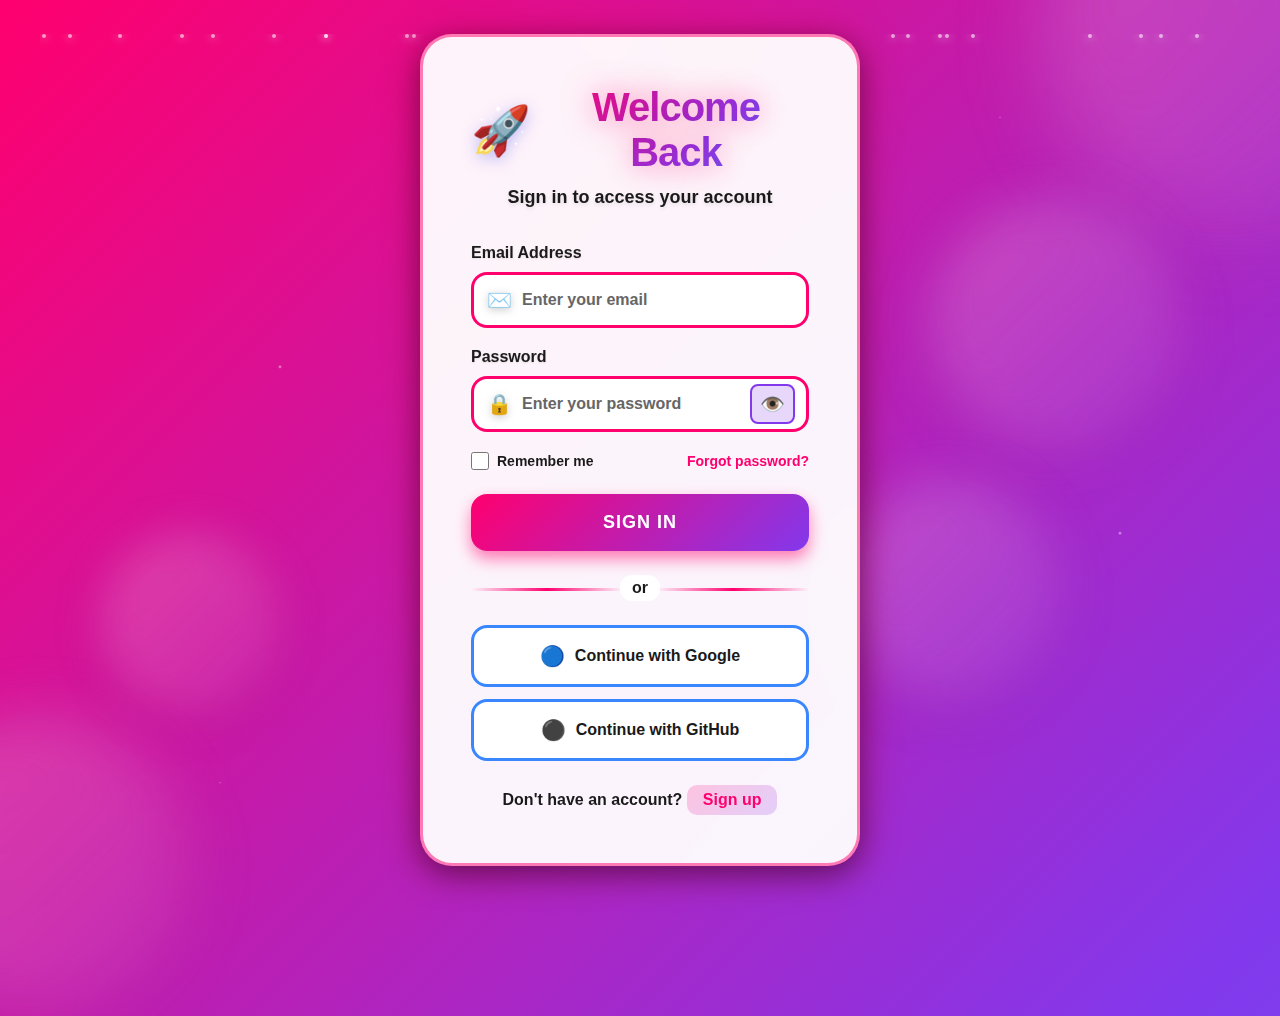
<file: index.html>
<!DOCTYPE html>
<html lang="en">
<head>
    <meta charset="UTF-8">
    <meta name="viewport" content="width=device-width, initial-scale=1.0">
    <title>Login - Welcome</title>
    <link rel="stylesheet" href="styles.css">
</head>
<body>
    <div class="container">
        <div class="login-wrapper">
            <div class="login-card">
                <div class="header">
                    <div class="logo-wrapper">
                        <div class="logo-icon">🚀</div>
                        <h1 class="logo">Welcome Back</h1>
                    </div>
                    <p class="subtitle">Sign in to access your account</p>
                </div>
                
                <form class="login-form" id="loginForm">
                    <div class="form-group">
                        <label for="email">Email Address</label>
                        <div class="input-wrapper">
                            <input 
                                type="email" 
                                id="email" 
                                name="email" 
                                placeholder="Enter your email"
                                required
                                autocomplete="email"
                            >
                            <span class="input-icon">✉️</span>
                        </div>
                    </div>
                    
                    <div class="form-group">
                        <label for="password">Password</label>
                        <div class="input-wrapper">
                            <input 
                                type="password" 
                                id="password" 
                                name="password" 
                                placeholder="Enter your password"
                                required
                                autocomplete="current-password"
                            >
                            <span class="input-icon">🔒</span>
                            <button type="button" class="toggle-password" id="togglePassword" aria-label="Toggle password visibility">
                                👁️
                            </button>
                        </div>
                    </div>
                    
                    <div class="form-options">
                        <label class="remember-me">
                            <input type="checkbox" id="rememberMe">
                            <span>Remember me</span>
                        </label>
                        <a href="#" class="forgot-password">Forgot password?</a>
                    </div>
                    
                    <button type="submit" class="login-button" id="loginButton">
                        <span class="button-text">Sign In</span>
                        <span class="button-loader" id="buttonLoader"></span>
                    </button>
                    
                    <div class="error-message" id="errorMessage"></div>
                    <div class="success-message" id="successMessage"></div>
                </form>
                
                <div class="divider">
                    <span>or</span>
                </div>
                
                <div class="social-login">
                    <button type="button" class="social-button google">
                        <span class="social-icon">🔵</span>
                        Continue with Google
                    </button>
                    <button type="button" class="social-button github">
                        <span class="social-icon">⚫</span>
                        Continue with GitHub
                    </button>
                </div>
                
                <div class="signup-link">
                    Don't have an account? <a href="#">Sign up</a>
                </div>
            </div>
            
            <div class="decoration-shapes">
                <div class="shape shape-1"></div>
                <div class="shape shape-2"></div>
                <div class="shape shape-3"></div>
                <div class="shape shape-4"></div>
                <div class="shape shape-5"></div>
            </div>
            <div class="particles" id="particles"></div>
            <div class="sparkles"></div>
        </div>
    </div>
    
    <script src="script.js"></script>
</body>
</html>
</file>
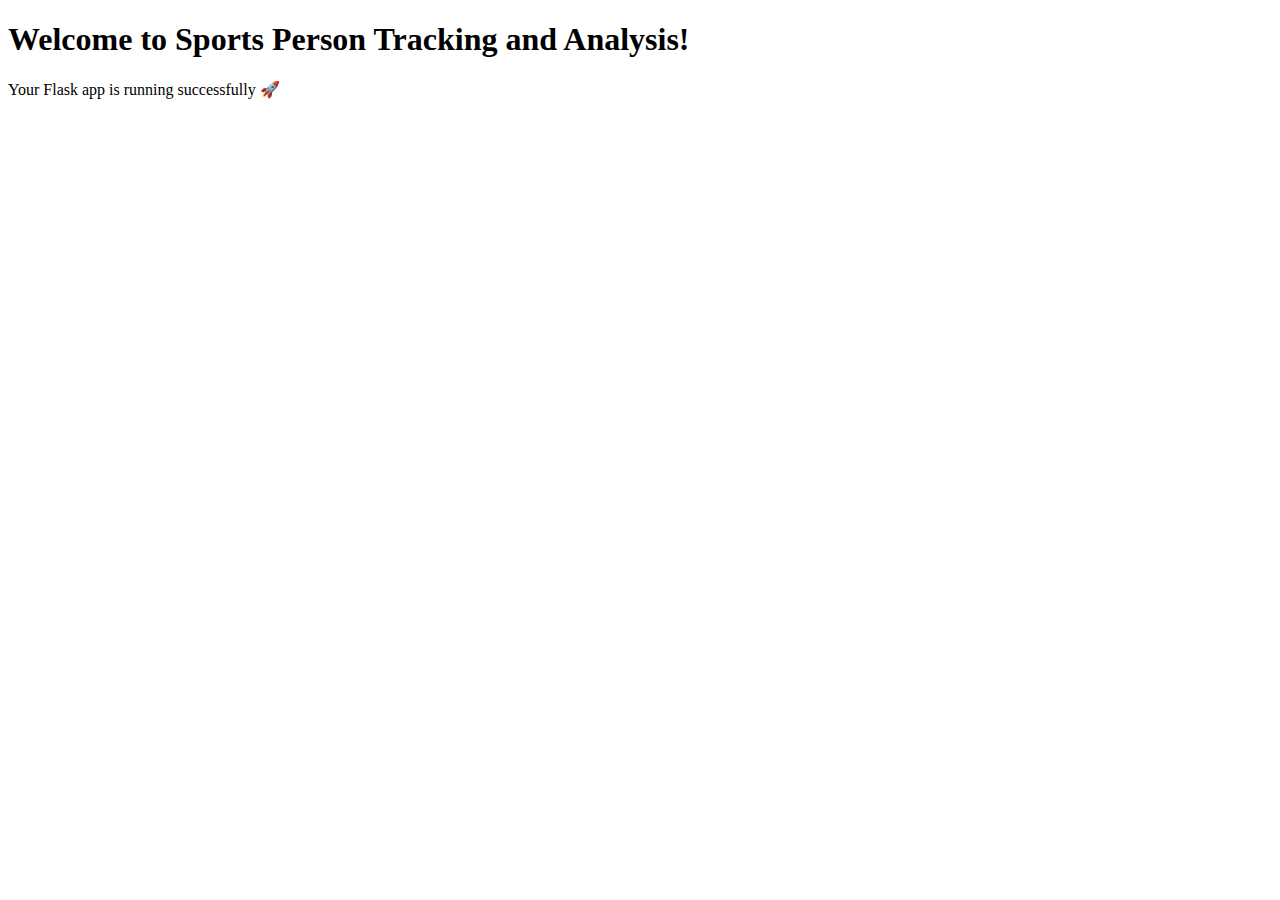
<file: templates/index.html>
<!DOCTYPE html>
<html lang="en">
<head>
    <meta charset="UTF-8">
    <meta name="viewport" content="width=device-width, initial-scale=1.0">
    <title>Sports Tracking App</title>
</head>
<body>
    <h1>Welcome to Sports Person Tracking and Analysis!</h1>
    <p>Your Flask app is running successfully 🚀</p>
</body>
</html>
</file>
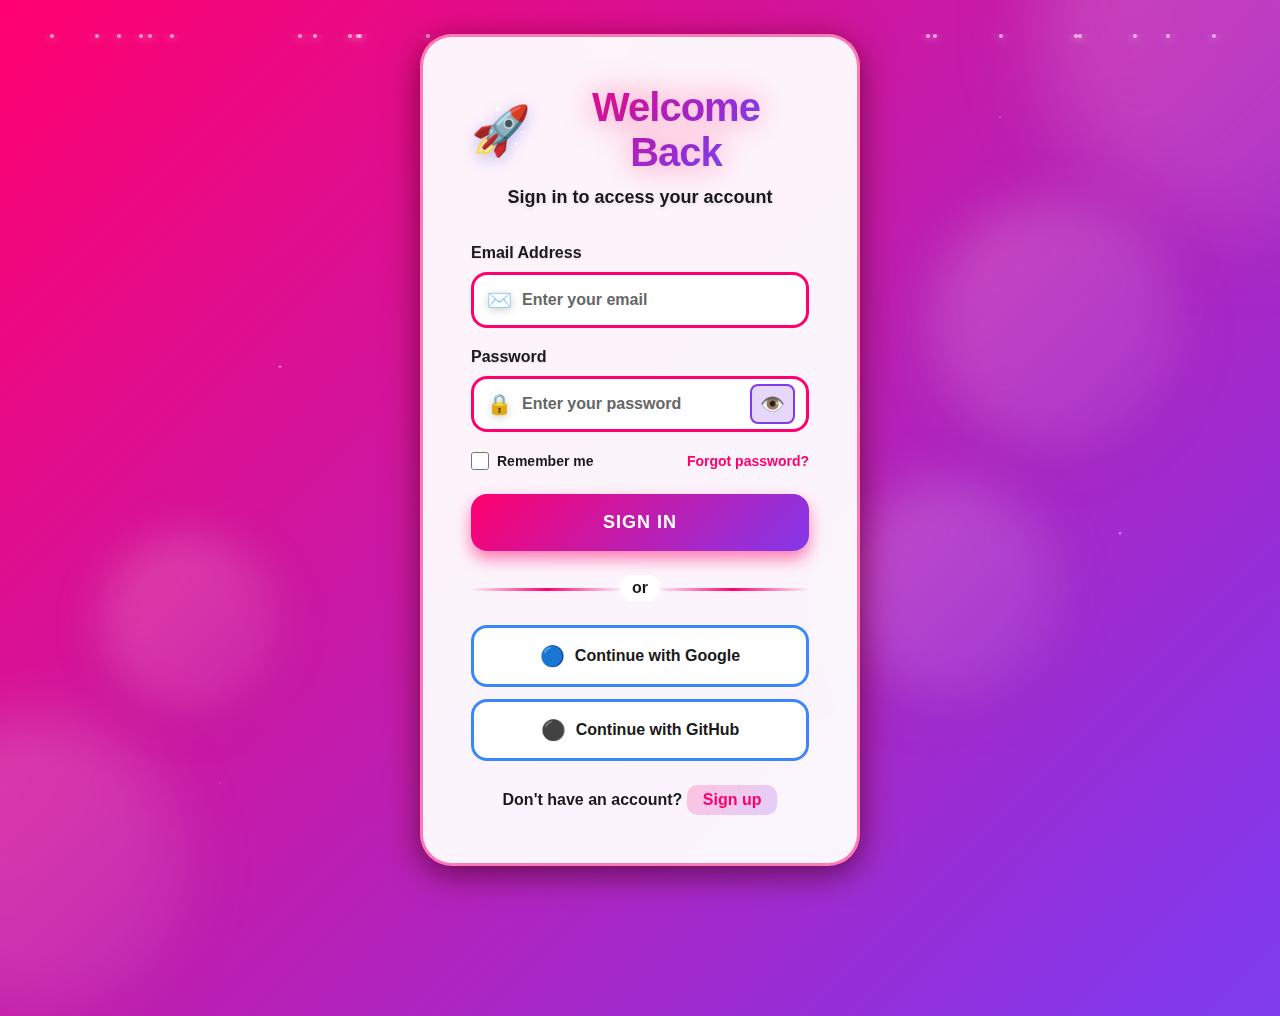
<file: dashboard.html>
<!DOCTYPE html>
<html lang="en">
<head>
    <meta charset="UTF-8">
    <meta name="viewport" content="width=device-width, initial-scale=1.0">
    <title>Sports Performance Analyzer - Dashboard</title>
    <link rel="stylesheet" href="dashboard.css">
</head>
<body>
    <div class="dashboard-container">
        <header class="dashboard-header">
            <div class="header-content">
                <h1 class="logo">🏃 Sports Performance Analyzer</h1>
                <button class="logout-btn" id="logoutBtn">Logout</button>
            </div>
        </header>

        <main class="dashboard-main">
            <div class="welcome-section">
                <h2>Upload & Analyze Sports Video</h2>
                <p>Upload a video of a sports person to get detailed performance analysis</p>
            </div>

            <div class="upload-section">
                <div class="upload-card">
                    <div class="upload-area" id="uploadArea">
                        <div class="upload-icon">📹</div>
                        <h3>Drop video here or click to upload</h3>
                        <p>Supports MP4, MOV, AVI (Max 500MB)</p>
                        <input type="file" id="videoInput" accept="video/*" hidden>
                        <button class="upload-btn" id="uploadBtn">Choose Video</button>
                    </div>
                    <div class="video-preview" id="videoPreview" style="display: none;">
                        <video id="previewVideo" controls></video>
                        <div class="video-info">
                            <span id="videoName"></span>
                            <button class="remove-video-btn" id="removeVideoBtn">Remove</button>
                        </div>
                    </div>
                </div>
            </div>

            <div class="analysis-section" id="analysisSection" style="display: none;">
                <div class="analysis-controls">
                    <button class="analyze-btn" id="analyzeBtn">
                        <span class="btn-icon">🔍</span>
                        <span>Start Analysis</span>
                    </button>
                    <select id="analysisType" class="analysis-select">
                        <option value="cnn">CNN Analysis (Fast)</option>
                        <option value="rnn">RNN Analysis (Detailed)</option>
                        <option value="hybrid">Hybrid (CNN + RNN)</option>
                    </select>
                </div>

                <div class="progress-section" id="progressSection" style="display: none;">
                    <div class="progress-bar-container">
                        <div class="progress-bar" id="progressBar"></div>
                    </div>
                    <p class="progress-text" id="progressText">Analyzing video...</p>
                </div>

                <div class="results-section" id="resultsSection" style="display: none;">
                    <h3 class="results-title">📊 Analysis Report</h3>
                    
                    <div class="results-grid">
                        <div class="result-card performance-card">
                            <h4>Performance Metrics</h4>
                            <div class="metric-item">
                                <span class="metric-label">Speed Score:</span>
                                <span class="metric-value" id="speedScore">-</span>
                            </div>
                            <div class="metric-item">
                                <span class="metric-label">Agility Score:</span>
                                <span class="metric-value" id="agilityScore">-</span>
                            </div>
                            <div class="metric-item">
                                <span class="metric-label">Coordination:</span>
                                <span class="metric-value" id="coordinationScore">-</span>
                            </div>
                            <div class="metric-item">
                                <span class="metric-label">Overall Rating:</span>
                                <span class="metric-value overall" id="overallRating">-</span>
                            </div>
                        </div>

                        <div class="result-card movement-card">
                            <h4>Movement Analysis</h4>
                            <div class="movement-list" id="movementList">
                                <!-- Movement items will be added here -->
                            </div>
                        </div>

                        <div class="result-card technique-card">
                            <h4>Technique Breakdown</h4>
                            <div class="technique-analysis" id="techniqueAnalysis">
                                <!-- Technique analysis will be added here -->
                            </div>
                        </div>

                        <div class="result-card recommendations-card">
                            <h4>💡 Recommendations</h4>
                            <ul class="recommendations-list" id="recommendationsList">
                                <!-- Recommendations will be added here -->
                            </ul>
                        </div>
                    </div>

                    <div class="charts-section">
                        <div class="chart-card">
                            <h4>Performance Timeline</h4>
                            <canvas id="performanceChart"></canvas>
                        </div>
                        <div class="chart-card">
                            <h4>Key Moments</h4>
                            <div class="key-moments" id="keyMoments">
                                <!-- Key moments will be added here -->
                            </div>
                        </div>
                    </div>

                    <button class="download-report-btn" id="downloadReportBtn">📥 Download Full Report</button>
                </div>
            </div>
        </main>
    </div>

    <script src="dashboard.js"></script>
</body>
</html>
</file>
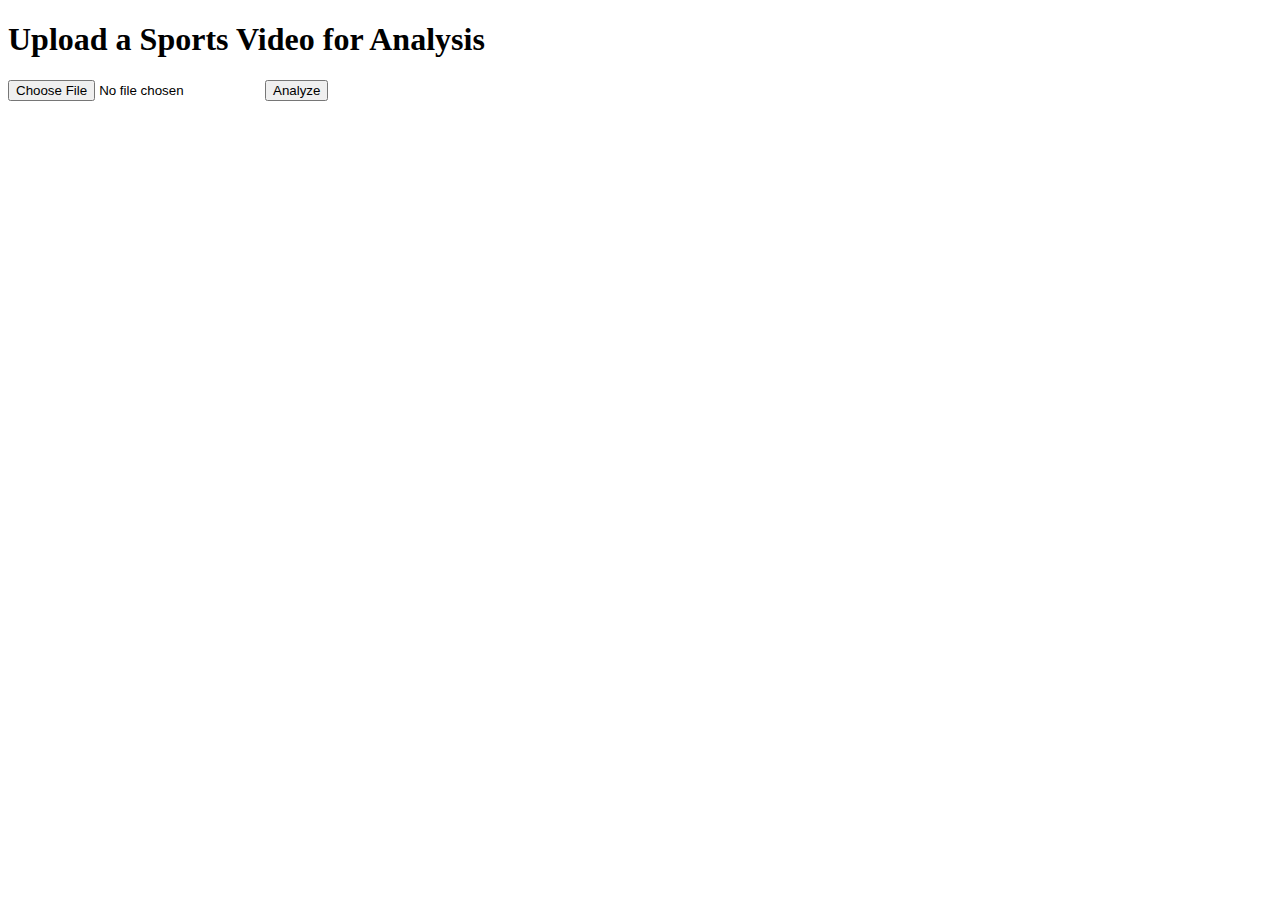
<file: templates/upload.html>
<!DOCTYPE html>
<html>
<head>
  <title>Upload Sports Video</title>
</head>
<body>
  <h1>Upload a Sports Video for Analysis</h1>
  <form action="/upload" method="post" enctype="multipart/form-data">
      <input type="file" name="video" accept="video/*" required>
      <button type="submit">Analyze</button>
  </form>
</body>
</html>
</file>
<file: styles.css>
* {
    margin: 0;
    padding: 0;
    box-sizing: border-box;
}

:root {
    --primary-color: #6366f1;
    --primary-dark: #4f46e5;
    --secondary-color: #8b5cf6;
    --accent-color: #ec4899;
    --success-color: #10b981;
    --error-color: #ef4444;
    --text-primary: #1f2937;
    --text-secondary: #6b7280;
    --bg-primary: rgba(255, 255, 255, 0.95);
    --bg-secondary: rgba(249, 250, 251, 0.8);
    --border-color: #e5e7eb;
    --shadow-sm: 0 1px 2px 0 rgb(0 0 0 / 0.05);
    --shadow-md: 0 4px 6px -1px rgb(0 0 0 / 0.1);
    --shadow-lg: 0 10px 15px -3px rgb(0 0 0 / 0.1);
    --shadow-xl: 0 20px 25px -5px rgb(0 0 0 / 0.1);
    --glow-color: rgba(99, 102, 241, 0.5);
}

body {
    font-family: -apple-system, BlinkMacSystemFont, 'Segoe UI', Roboto, 'Helvetica Neue', Arial, sans-serif;
    background: linear-gradient(135deg, #ff006e 0%, #8338ec 25%, #3a86ff 50%, #06ffa5 75%, #ffbe0b 100%);
    background-size: 400% 400%;
    animation: gradientShift 10s ease infinite;
    min-height: 100vh;
    display: flex;
    align-items: center;
    justify-content: center;
    padding: 20px;
    position: relative;
    overflow-x: hidden;
    font-weight: 700;
}

@keyframes gradientShift {
    0% {
        background-position: 0% 50%;
    }
    50% {
        background-position: 100% 50%;
    }
    100% {
        background-position: 0% 50%;
    }
}

.container {
    width: 100%;
    max-width: 1200px;
    position: relative;
    z-index: 1;
}

.login-wrapper {
    position: relative;
    display: flex;
    justify-content: center;
    align-items: center;
}

.login-card {
    background: rgba(255, 255, 255, 0.95);
    backdrop-filter: blur(20px);
    -webkit-backdrop-filter: blur(20px);
    border: 3px solid rgba(255, 0, 110, 0.5);
    border-radius: 32px;
    padding: 48px;
    box-shadow: 0 8px 32px 0 rgba(0, 0, 0, 0.5), 0 0 40px rgba(255, 0, 110, 0.4);
    width: 100%;
    max-width: 440px;
    position: relative;
    z-index: 2;
    animation: slideUp 0.6s ease-out, glow 3s ease-in-out infinite;
    overflow: hidden;
}

.login-card::before {
    content: '';
    position: absolute;
    top: 0;
    left: 0;
    right: 0;
    bottom: 0;
    background: linear-gradient(135deg, rgba(255, 255, 255, 0.1) 0%, rgba(255, 255, 255, 0.05) 100%);
    border-radius: 32px;
    z-index: -1;
}

@keyframes glow {
    0%, 100% {
        box-shadow: 0 8px 32px 0 rgba(31, 38, 135, 0.37), 0 0 0 0 rgba(99, 102, 241, 0.5);
    }
    50% {
        box-shadow: 0 8px 32px 0 rgba(31, 38, 135, 0.37), 0 0 30px 10px rgba(99, 102, 241, 0.3);
    }
}

@keyframes slideUp {
    from {
        opacity: 0;
        transform: translateY(30px);
    }
    to {
        opacity: 1;
        transform: translateY(0);
    }
}

.header {
    text-align: center;
    margin-bottom: 36px;
}

.logo-wrapper {
    display: flex;
    align-items: center;
    justify-content: center;
    gap: 12px;
    margin-bottom: 12px;
}

.logo-icon {
    font-size: 48px;
    animation: bounce 2s ease-in-out infinite;
    filter: drop-shadow(0 4px 8px rgba(99, 102, 241, 0.4));
}

@keyframes bounce {
    0%, 100% {
        transform: translateY(0) rotate(0deg);
    }
    50% {
        transform: translateY(-10px) rotate(10deg);
    }
}

.logo {
    font-size: 40px;
    font-weight: 900;
    margin: 0;
    background: linear-gradient(135deg, #ff006e 0%, #8338ec 30%, #3a86ff 60%, #06ffa5 100%);
    background-size: 200% 200%;
    -webkit-background-clip: text;
    -webkit-text-fill-color: transparent;
    background-clip: text;
    animation: gradientText 3s ease infinite;
    text-shadow: 0 0 30px rgba(255, 0, 110, 0.5);
    letter-spacing: -1px;
}

@keyframes gradientText {
    0%, 100% {
        background-position: 0% 50%;
    }
    50% {
        background-position: 100% 50%;
    }
}

.subtitle {
    color: #1a1a1a;
    font-size: 18px;
    font-weight: 700;
    text-shadow: 0 2px 4px rgba(0, 0, 0, 0.1);
}

.login-form {
    margin-bottom: 24px;
}

.form-group {
    margin-bottom: 20px;
}

.form-group label {
    display: block;
    font-size: 16px;
    font-weight: 800;
    color: #1a1a1a;
    margin-bottom: 10px;
    text-shadow: 0 1px 2px rgba(0, 0, 0, 0.1);
}

.input-wrapper {
    position: relative;
}

.input-wrapper input {
    width: 100%;
    padding: 16px 16px 16px 48px;
    border: 3px solid #ff006e;
    border-radius: 16px;
    font-size: 16px;
    transition: all 0.3s cubic-bezier(0.4, 0, 0.2, 1);
    background: #ffffff;
    backdrop-filter: blur(10px);
    color: #1a1a1a;
    font-weight: 700;
}

.input-wrapper input::placeholder {
    color: #666;
    font-weight: 600;
}

.input-wrapper input:focus {
    outline: none;
    border-color: #8338ec;
    background: #ffffff;
    box-shadow: 0 0 0 4px rgba(255, 0, 110, 0.3), 0 8px 16px rgba(131, 56, 236, 0.3);
    transform: translateY(-2px);
}

.input-icon {
    position: absolute;
    left: 16px;
    top: 50%;
    transform: translateY(-50%);
    font-size: 20px;
    pointer-events: none;
    filter: drop-shadow(0 2px 4px rgba(0, 0, 0, 0.2));
    transition: transform 0.3s ease;
}

.input-wrapper input:focus + .input-icon {
    transform: translateY(-50%) scale(1.2);
}

.toggle-password {
    position: absolute;
    right: 14px;
    top: 50%;
    transform: translateY(-50%);
    background: rgba(131, 56, 236, 0.2);
    border: 2px solid #8338ec;
    border-radius: 8px;
    cursor: pointer;
    font-size: 20px;
    padding: 6px 8px;
    transition: all 0.3s ease;
    backdrop-filter: blur(5px);
}

.toggle-password:hover {
    transform: translateY(-50%) scale(1.15);
    background: #8338ec;
    box-shadow: 0 4px 8px rgba(131, 56, 236, 0.4);
}

.form-options {
    display: flex;
    justify-content: space-between;
    align-items: center;
    margin-bottom: 24px;
    font-size: 14px;
}

.remember-me {
    display: flex;
    align-items: center;
    cursor: pointer;
    color: #1a1a1a;
    font-weight: 700;
}

.remember-me input[type="checkbox"] {
    width: 18px;
    height: 18px;
    margin-right: 8px;
    cursor: pointer;
    accent-color: var(--primary-color);
}

.forgot-password {
    color: #ff006e;
    text-decoration: none;
    font-weight: 800;
    transition: all 0.3s ease;
}

.forgot-password:hover {
    color: #8338ec;
    text-decoration: underline;
    transform: scale(1.05);
}

.login-button {
    width: 100%;
    padding: 18px;
    background: linear-gradient(135deg, #ff006e 0%, #8338ec 50%, #3a86ff 100%);
    background-size: 200% 200%;
    color: white;
    border: none;
    border-radius: 16px;
    font-size: 18px;
    font-weight: 900;
    cursor: pointer;
    transition: all 0.4s cubic-bezier(0.4, 0, 0.2, 1);
    position: relative;
    overflow: hidden;
    box-shadow: 0 8px 16px rgba(255, 0, 110, 0.5), 0 0 0 0 rgba(255, 0, 110, 0.6);
    animation: buttonGradient 3s ease infinite;
    text-transform: uppercase;
    letter-spacing: 1px;
}

@keyframes buttonGradient {
    0%, 100% {
        background-position: 0% 50%;
    }
    50% {
        background-position: 100% 50%;
    }
}

.login-button::before {
    content: '';
    position: absolute;
    top: 0;
    left: -100%;
    width: 100%;
    height: 100%;
    background: linear-gradient(90deg, transparent, rgba(255, 255, 255, 0.3), transparent);
    transition: left 0.5s;
}

.login-button:hover::before {
    left: 100%;
}

.login-button:hover {
    transform: translateY(-4px) scale(1.02);
    box-shadow: 0 12px 24px rgba(255, 0, 110, 0.6), 0 0 30px rgba(131, 56, 236, 0.7);
}

.login-button:active {
    transform: translateY(-1px) scale(0.98);
}

.login-button.loading {
    pointer-events: none;
}

.button-loader {
    display: none;
    width: 20px;
    height: 20px;
    border: 3px solid rgba(255, 255, 255, 0.3);
    border-top-color: white;
    border-radius: 50%;
    animation: spin 0.8s linear infinite;
    position: absolute;
    left: 50%;
    top: 50%;
    transform: translate(-50%, -50%);
}

.login-button.loading .button-text {
    opacity: 0;
}

.login-button.loading .button-loader {
    display: block;
}

@keyframes spin {
    to { transform: translate(-50%, -50%) rotate(360deg); }
}

.error-message,
.success-message {
    margin-top: 16px;
    padding: 12px 16px;
    border-radius: 8px;
    font-size: 14px;
    text-align: center;
    display: none;
    animation: fadeIn 0.3s ease;
}

.error-message {
    background: #fee2e2;
    color: var(--error-color);
    border: 1px solid #fecaca;
}

.success-message {
    background: #d1fae5;
    color: var(--success-color);
    border: 1px solid #a7f3d0;
}

@keyframes fadeIn {
    from { opacity: 0; }
    to { opacity: 1; }
}

.divider {
    text-align: center;
    margin: 24px 0;
    position: relative;
    color: #1a1a1a;
    font-size: 16px;
    font-weight: 800;
}

.divider::before,
.divider::after {
    content: '';
    position: absolute;
    top: 50%;
    width: 45%;
    height: 3px;
    background: linear-gradient(90deg, transparent, #ff006e, transparent);
}

.divider::before {
    left: 0;
}

.divider::after {
    right: 0;
}

.social-login {
    display: flex;
    flex-direction: column;
    gap: 12px;
    margin-bottom: 24px;
}

.social-button {
    display: flex;
    align-items: center;
    justify-content: center;
    gap: 10px;
    padding: 16px;
    border: 3px solid #3a86ff;
    border-radius: 16px;
    background: #ffffff;
    backdrop-filter: blur(10px);
    color: #1a1a1a;
    font-size: 16px;
    font-weight: 800;
    cursor: pointer;
    transition: all 0.3s cubic-bezier(0.4, 0, 0.2, 1);
    position: relative;
    overflow: hidden;
}

.social-button::before {
    content: '';
    position: absolute;
    top: 50%;
    left: 50%;
    width: 0;
    height: 0;
    border-radius: 50%;
    background: rgba(255, 255, 255, 0.2);
    transform: translate(-50%, -50%);
    transition: width 0.6s, height 0.6s;
}

.social-button:hover::before {
    width: 300px;
    height: 300px;
}

.social-button:hover {
    border-color: #8338ec;
    background: linear-gradient(135deg, #ff006e 0%, #8338ec 100%);
    color: white;
    transform: translateY(-3px) scale(1.02);
    box-shadow: 0 8px 16px rgba(255, 0, 110, 0.4);
}

.social-button span {
    position: relative;
    z-index: 1;
}

.social-icon {
    font-size: 20px;
}

.signup-link {
    text-align: center;
    color: #1a1a1a;
    font-size: 16px;
    font-weight: 700;
}

.signup-link a {
    color: #ff006e;
    text-decoration: none;
    font-weight: 900;
    transition: all 0.3s ease;
    background: linear-gradient(135deg, rgba(255, 0, 110, 0.2), rgba(131, 56, 236, 0.2));
    padding: 6px 16px;
    border-radius: 10px;
    display: inline-block;
}

.signup-link a:hover {
    background: linear-gradient(135deg, rgba(255, 0, 110, 0.4), rgba(131, 56, 236, 0.4));
    transform: translateY(-2px) scale(1.05);
    box-shadow: 0 4px 8px rgba(255, 0, 110, 0.3);
}

.decoration-shapes {
    position: absolute;
    width: 100%;
    height: 100%;
    top: 0;
    left: 0;
    z-index: 0;
    pointer-events: none;
}

.shape {
    position: absolute;
    border-radius: 50%;
    background: linear-gradient(135deg, rgba(255, 255, 255, 0.2), rgba(255, 255, 255, 0.05));
    backdrop-filter: blur(10px);
    animation: float 20s infinite ease-in-out;
    box-shadow: 0 8px 32px rgba(0, 0, 0, 0.1);
}

.shape-1 {
    width: 400px;
    height: 400px;
    top: -200px;
    right: -200px;
    animation-delay: 0s;
    filter: blur(40px);
}

.shape-2 {
    width: 300px;
    height: 300px;
    bottom: -150px;
    left: -150px;
    animation-delay: -7s;
    filter: blur(30px);
}

.shape-3 {
    width: 250px;
    height: 250px;
    top: 20%;
    right: 5%;
    animation-delay: -14s;
    filter: blur(25px);
}

.shape-4 {
    width: 180px;
    height: 180px;
    top: 60%;
    left: 5%;
    animation-delay: -10s;
    filter: blur(20px);
}

.shape-5 {
    width: 220px;
    height: 220px;
    bottom: 20%;
    right: 15%;
    animation-delay: -5s;
    filter: blur(25px);
}

@keyframes float {
    0%, 100% {
        transform: translate(0, 0) scale(1) rotate(0deg);
        opacity: 0.4;
    }
    33% {
        transform: translate(50px, -50px) scale(1.15) rotate(120deg);
        opacity: 0.7;
    }
    66% {
        transform: translate(-40px, 40px) scale(0.85) rotate(240deg);
        opacity: 0.5;
    }
}

.particles {
    position: absolute;
    width: 100%;
    height: 100%;
    top: 0;
    left: 0;
    z-index: 1;
    pointer-events: none;
    overflow: hidden;
}

.particle {
    position: absolute;
    width: 4px;
    height: 4px;
    background: rgba(255, 255, 255, 0.6);
    border-radius: 50%;
    animation: particleFloat 15s infinite ease-in-out;
    box-shadow: 0 0 10px rgba(255, 255, 255, 0.8);
}

@keyframes particleFloat {
    0% {
        transform: translateY(100vh) translateX(0) scale(0);
        opacity: 0;
    }
    10% {
        opacity: 1;
    }
    90% {
        opacity: 1;
    }
    100% {
        transform: translateY(-100vh) translateX(100px) scale(1);
        opacity: 0;
    }
}

.sparkles {
    position: absolute;
    width: 100%;
    height: 100%;
    top: 0;
    left: 0;
    z-index: 1;
    pointer-events: none;
    background-image: 
        radial-gradient(2px 2px at 20% 30%, rgba(255, 255, 255, 0.8), transparent),
        radial-gradient(2px 2px at 60% 70%, rgba(255, 255, 255, 0.6), transparent),
        radial-gradient(1px 1px at 50% 50%, rgba(255, 255, 255, 0.7), transparent),
        radial-gradient(1px 1px at 80% 10%, rgba(255, 255, 255, 0.5), transparent),
        radial-gradient(2px 2px at 90% 60%, rgba(255, 255, 255, 0.6), transparent),
        radial-gradient(1px 1px at 33% 80%, rgba(255, 255, 255, 0.5), transparent),
        radial-gradient(1px 1px at 15% 90%, rgba(255, 255, 255, 0.4), transparent);
    background-size: 200% 200%;
    background-position: 0% 0%, 100% 100%, 50% 50%, 80% 10%, 90% 60%, 33% 80%, 15% 90%;
    animation: sparkleMove 20s linear infinite;
}

@keyframes sparkleMove {
    0% {
        background-position: 0% 0%, 100% 100%, 50% 50%, 80% 10%, 90% 60%, 33% 80%, 15% 90%;
    }
    100% {
        background-position: 100% 100%, 0% 0%, 150% 150%, 180% 110%, 190% 160%, 133% 180%, 115% 190%;
    }
}

/* Responsive Design */
@media (max-width: 640px) {
    .login-card {
        padding: 32px 24px;
    }
    
    .logo {
        font-size: 28px;
    }
    
    .shape-1,
    .shape-2,
    .shape-3 {
        display: none;
    }
}

/* Error and Success messages with better styling */
.error-message {
    background: rgba(239, 68, 68, 0.3);
    backdrop-filter: blur(10px);
    border: 2px solid #ef4444;
    color: #1a1a1a;
    font-weight: 800;
}

.success-message {
    background: rgba(6, 255, 165, 0.3);
    backdrop-filter: blur(10px);
    border: 2px solid #06ffa5;
    color: #1a1a1a;
    font-weight: 800;
}

.divider span {
    background: rgba(255, 255, 255, 0.15);
    backdrop-filter: blur(10px);
    padding: 4px 12px;
    border-radius: 12px;
    display: inline-block;
}
</file>
<file: dashboard.css>
* {
    margin: 0;
    padding: 0;
    box-sizing: border-box;
}

body {
    font-family: -apple-system, BlinkMacSystemFont, 'Segoe UI', Roboto, 'Helvetica Neue', Arial, sans-serif;
    background: linear-gradient(135deg, #ff006e 0%, #8338ec 25%, #3a86ff 50%, #06ffa5 75%, #ffbe0b 100%);
    background-size: 400% 400%;
    animation: gradientShift 10s ease infinite;
    min-height: 100vh;
    font-weight: 700;
}

@keyframes gradientShift {
    0% { background-position: 0% 50%; }
    50% { background-position: 100% 50%; }
    100% { background-position: 0% 50%; }
}

.dashboard-container {
    min-height: 100vh;
    padding: 20px;
}

.dashboard-header {
    background: rgba(255, 255, 255, 0.95);
    backdrop-filter: blur(20px);
    border-radius: 20px;
    padding: 20px 40px;
    margin-bottom: 30px;
    box-shadow: 0 8px 32px rgba(0, 0, 0, 0.3);
    border: 3px solid rgba(255, 0, 110, 0.5);
}

.header-content {
    display: flex;
    justify-content: space-between;
    align-items: center;
}

.logo {
    font-size: 32px;
    font-weight: 900;
    background: linear-gradient(135deg, #ff006e 0%, #8338ec 50%, #3a86ff 100%);
    -webkit-background-clip: text;
    -webkit-text-fill-color: transparent;
    background-clip: text;
}

.logout-btn {
    padding: 12px 24px;
    background: linear-gradient(135deg, #ff006e, #8338ec);
    color: white;
    border: none;
    border-radius: 12px;
    font-size: 16px;
    font-weight: 800;
    cursor: pointer;
    transition: all 0.3s ease;
    text-transform: uppercase;
    letter-spacing: 1px;
}

.logout-btn:hover {
    transform: translateY(-2px);
    box-shadow: 0 8px 16px rgba(255, 0, 110, 0.4);
}

.dashboard-main {
    max-width: 1400px;
    margin: 0 auto;
}

.welcome-section {
    text-align: center;
    margin-bottom: 40px;
    background: rgba(255, 255, 255, 0.95);
    padding: 30px;
    border-radius: 20px;
    box-shadow: 0 8px 32px rgba(0, 0, 0, 0.3);
    border: 3px solid rgba(255, 0, 110, 0.5);
}

.welcome-section h2 {
    font-size: 36px;
    font-weight: 900;
    color: #1a1a1a;
    margin-bottom: 10px;
}

.welcome-section p {
    font-size: 18px;
    font-weight: 700;
    color: #333;
}

.upload-section {
    margin-bottom: 30px;
}

.upload-card {
    background: rgba(255, 255, 255, 0.95);
    backdrop-filter: blur(20px);
    border-radius: 20px;
    padding: 40px;
    box-shadow: 0 8px 32px rgba(0, 0, 0, 0.3);
    border: 3px solid rgba(255, 0, 110, 0.5);
}

.upload-area {
    border: 4px dashed #8338ec;
    border-radius: 16px;
    padding: 60px 40px;
    text-align: center;
    cursor: pointer;
    transition: all 0.3s ease;
    background: linear-gradient(135deg, rgba(255, 0, 110, 0.1), rgba(131, 56, 236, 0.1));
}

.upload-area:hover {
    border-color: #ff006e;
    background: linear-gradient(135deg, rgba(255, 0, 110, 0.2), rgba(131, 56, 236, 0.2));
    transform: scale(1.02);
}

.upload-area.dragover {
    border-color: #3a86ff;
    background: linear-gradient(135deg, rgba(58, 134, 255, 0.2), rgba(6, 255, 165, 0.2));
}

.upload-icon {
    font-size: 64px;
    margin-bottom: 20px;
}

.upload-area h3 {
    font-size: 24px;
    font-weight: 900;
    color: #1a1a1a;
    margin-bottom: 10px;
}

.upload-area p {
    font-size: 16px;
    font-weight: 700;
    color: #666;
    margin-bottom: 20px;
}

.upload-btn {
    padding: 16px 32px;
    background: linear-gradient(135deg, #ff006e, #8338ec);
    color: white;
    border: none;
    border-radius: 12px;
    font-size: 18px;
    font-weight: 900;
    cursor: pointer;
    transition: all 0.3s ease;
    text-transform: uppercase;
    letter-spacing: 1px;
}

.upload-btn:hover {
    transform: translateY(-3px);
    box-shadow: 0 12px 24px rgba(255, 0, 110, 0.5);
}

.video-preview {
    margin-top: 20px;
}

.video-preview video {
    width: 100%;
    max-height: 500px;
    border-radius: 12px;
    border: 3px solid #8338ec;
}

.video-info {
    display: flex;
    justify-content: space-between;
    align-items: center;
    margin-top: 15px;
    padding: 15px;
    background: rgba(131, 56, 236, 0.1);
    border-radius: 12px;
}

.video-info span {
    font-size: 16px;
    font-weight: 800;
    color: #1a1a1a;
}

.remove-video-btn {
    padding: 10px 20px;
    background: #ef4444;
    color: white;
    border: none;
    border-radius: 8px;
    font-size: 14px;
    font-weight: 800;
    cursor: pointer;
    transition: all 0.3s ease;
}

.remove-video-btn:hover {
    background: #dc2626;
    transform: scale(1.05);
}

.analysis-section {
    background: rgba(255, 255, 255, 0.95);
    backdrop-filter: blur(20px);
    border-radius: 20px;
    padding: 40px;
    box-shadow: 0 8px 32px rgba(0, 0, 0, 0.3);
    border: 3px solid rgba(255, 0, 110, 0.5);
    margin-top: 30px;
}

.analysis-controls {
    display: flex;
    gap: 20px;
    margin-bottom: 30px;
    flex-wrap: wrap;
}

.analyze-btn {
    flex: 1;
    min-width: 200px;
    padding: 18px 36px;
    background: linear-gradient(135deg, #06ffa5, #3a86ff);
    color: white;
    border: none;
    border-radius: 12px;
    font-size: 20px;
    font-weight: 900;
    cursor: pointer;
    transition: all 0.3s ease;
    display: flex;
    align-items: center;
    justify-content: center;
    gap: 10px;
    text-transform: uppercase;
    letter-spacing: 1px;
}

.analyze-btn:hover {
    transform: translateY(-3px);
    box-shadow: 0 12px 24px rgba(6, 255, 165, 0.5);
}

.analyze-btn:disabled {
    opacity: 0.6;
    cursor: not-allowed;
}

.analysis-select {
    padding: 18px 24px;
    border: 3px solid #8338ec;
    border-radius: 12px;
    font-size: 16px;
    font-weight: 800;
    background: white;
    color: #1a1a1a;
    cursor: pointer;
    min-width: 250px;
}

.progress-section {
    margin: 30px 0;
}

.progress-bar-container {
    width: 100%;
    height: 30px;
    background: rgba(131, 56, 236, 0.2);
    border-radius: 15px;
    overflow: hidden;
    border: 2px solid #8338ec;
    margin-bottom: 15px;
}

.progress-bar {
    height: 100%;
    background: linear-gradient(90deg, #ff006e, #8338ec, #3a86ff, #06ffa5);
    background-size: 200% 100%;
    animation: progressAnimation 2s ease infinite;
    transition: width 0.3s ease;
    width: 0%;
}

@keyframes progressAnimation {
    0% { background-position: 0% 50%; }
    50% { background-position: 100% 50%; }
    100% { background-position: 0% 50%; }
}

.progress-text {
    font-size: 18px;
    font-weight: 800;
    color: #1a1a1a;
    text-align: center;
}

.results-section {
    margin-top: 40px;
}

.results-title {
    font-size: 32px;
    font-weight: 900;
    color: #1a1a1a;
    margin-bottom: 30px;
    text-align: center;
}

.results-grid {
    display: grid;
    grid-template-columns: repeat(auto-fit, minmax(300px, 1fr));
    gap: 20px;
    margin-bottom: 30px;
}

.result-card {
    background: linear-gradient(135deg, rgba(255, 0, 110, 0.1), rgba(131, 56, 236, 0.1));
    border: 3px solid rgba(131, 56, 236, 0.3);
    border-radius: 16px;
    padding: 25px;
}

.result-card h4 {
    font-size: 22px;
    font-weight: 900;
    color: #1a1a1a;
    margin-bottom: 20px;
    border-bottom: 3px solid #8338ec;
    padding-bottom: 10px;
}

.metric-item {
    display: flex;
    justify-content: space-between;
    align-items: center;
    margin-bottom: 15px;
    padding: 12px;
    background: rgba(255, 255, 255, 0.5);
    border-radius: 10px;
}

.metric-label {
    font-size: 16px;
    font-weight: 700;
    color: #333;
}

.metric-value {
    font-size: 20px;
    font-weight: 900;
    color: #8338ec;
}

.metric-value.overall {
    font-size: 28px;
    background: linear-gradient(135deg, #ff006e, #8338ec);
    -webkit-background-clip: text;
    -webkit-text-fill-color: transparent;
    background-clip: text;
}

.movement-list,
.technique-analysis {
    list-style: none;
}

.movement-item,
.technique-item {
    padding: 12px;
    margin-bottom: 10px;
    background: rgba(255, 255, 255, 0.5);
    border-radius: 10px;
    border-left: 4px solid #8338ec;
}

.movement-item strong,
.technique-item strong {
    font-weight: 900;
    color: #ff006e;
}

.recommendations-list {
    list-style: none;
}

.recommendations-list li {
    padding: 15px;
    margin-bottom: 12px;
    background: rgba(6, 255, 165, 0.2);
    border-radius: 10px;
    border-left: 4px solid #06ffa5;
    font-weight: 700;
    color: #1a1a1a;
}

.charts-section {
    display: grid;
    grid-template-columns: repeat(auto-fit, minmax(400px, 1fr));
    gap: 20px;
    margin-bottom: 30px;
}

.chart-card {
    background: rgba(255, 255, 255, 0.8);
    border: 3px solid rgba(131, 56, 236, 0.3);
    border-radius: 16px;
    padding: 25px;
}

.chart-card h4 {
    font-size: 22px;
    font-weight: 900;
    color: #1a1a1a;
    margin-bottom: 20px;
}

.chart-card canvas {
    width: 100%;
    max-height: 300px;
}

.key-moments {
    display: flex;
    flex-direction: column;
    gap: 15px;
}

.key-moment-item {
    padding: 15px;
    background: rgba(58, 134, 255, 0.2);
    border-radius: 10px;
    border-left: 4px solid #3a86ff;
}

.key-moment-item strong {
    font-weight: 900;
    color: #1a1a1a;
}

.download-report-btn {
    width: 100%;
    padding: 18px;
    background: linear-gradient(135deg, #ff006e, #8338ec);
    color: white;
    border: none;
    border-radius: 12px;
    font-size: 18px;
    font-weight: 900;
    cursor: pointer;
    transition: all 0.3s ease;
    text-transform: uppercase;
    letter-spacing: 1px;
    margin-top: 30px;
}

.download-report-btn:hover {
    transform: translateY(-3px);
    box-shadow: 0 12px 24px rgba(255, 0, 110, 0.5);
}

@media (max-width: 768px) {
    .header-content {
        flex-direction: column;
        gap: 15px;
    }
    
    .analysis-controls {
        flex-direction: column;
    }
    
    .results-grid {
        grid-template-columns: 1fr;
    }
    
    .charts-section {
        grid-template-columns: 1fr;
    }
}
</file>
